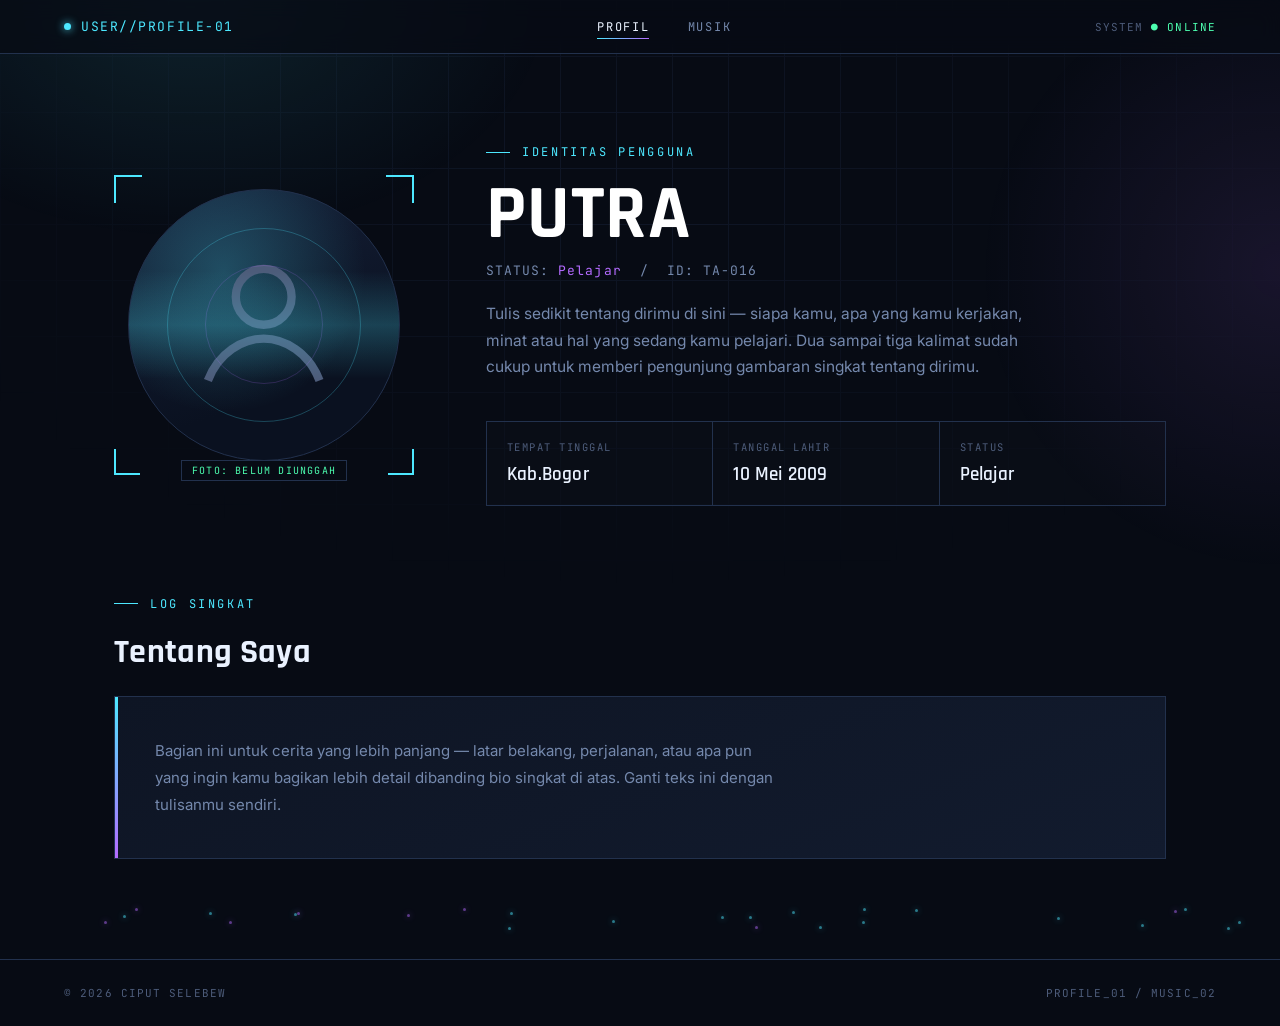
<file: index.html>
<!DOCTYPE html>
<html lang="id">
<head>
<meta charset="UTF-8">
<meta name="viewport" content="width=device-width, initial-scale=1.0">
<title>PROFILE</title>
<link rel="preconnect" href="https://fonts.googleapis.com">
<link href="https://fonts.googleapis.com/css2?family=Rajdhani:wght@500;600;700&family=Inter:wght@400;500&family=JetBrains+Mono:wght@400;500&display=swap" rel="stylesheet">
<link rel="stylesheet" href="style.css">
</head>
<body>

  <div class="bg-grid"></div>
  <div class="bg-glow"></div>
  <div class="particles" id="particles"></div>

  <nav class="nav">
    <a href="index.html" class="nav-id"><span class="dot"></span>USER//PROFILE-01</a>
    <ul class="nav-links">
      <li><a href="index.html" class="active">Profil</a></li>
      <li><a href="music.html">Musik</a></li>
    </ul>
    <div class="nav-status">SYSTEM <span class="ok">● ONLINE</span></div>
  </nav>

  <main>
    <section class="hero">
      <div class="frame">
        <div class="corner-br"></div>
        <div class="corner-bl"></div>
        <div class="frame-inner">
          <div class="rings"></div>
          <div class="scan"></div>
          <!-- placeholder avatar — ganti dengan <img src="assets/foto-kamu.jpg"> -->
          <svg viewBox="0 0 24 24" fill="none" stroke="currentColor" stroke-width="1.2">
            <circle cx="12" cy="8" r="4"/>
            <path d="M4 20c1.5-4 5-6 8-6s6.5 2 8 6"/>
          </svg>
        </div>
        <div class="frame-tag">FOTO: BELUM DIUNGGAH</div>
      </div>

      <div>
        <p class="eyebrow">Identitas Pengguna</p>
        <h1 class="name">PUTRA</h1>
        <p class="tagline">STATUS: <span>Pelajar</span> &nbsp;/&nbsp; ID: TA-016</p>
        <p class="bio">
          Tulis sedikit tentang dirimu di sini — siapa kamu, apa yang kamu kerjakan,
          minat atau hal yang sedang kamu pelajari. Dua sampai tiga kalimat sudah cukup
          untuk memberi pengunjung gambaran singkat tentang dirimu.
        </p>

        <div class="readout">
          <div class="readout-item">
            <div class="readout-label">Tempat Tinggal</div>
            <div class="readout-value">Kab.Bogor</div>
          </div>
          <div class="readout-item">
            <div class="readout-label">Tanggal Lahir</div>
            <div class="readout-value">10 Mei 2009</div>
          </div>
          <div class="readout-item">
            <div class="readout-label">Status</div>
            <div class="readout-value">Pelajar</div>
          </div>
        </div>
      </div>
    </section>

    <section class="section">
      <p class="eyebrow">Log Singkat</p>
      <h2 class="section-title">Tentang Saya</h2>
      <div class="panel">
        <p>
          Bagian ini untuk cerita yang lebih panjang — latar belakang, perjalanan,
          atau apa pun yang ingin kamu bagikan lebih detail dibanding bio singkat
          di atas. Ganti teks ini dengan tulisanmu sendiri.
        </p>
      </div>
    </section>
  </main>

  <footer>
    <span>© 2026 CIPUT SELEBEW</span>
    <span>PROFILE_01 / MUSIC_02</span>
  </footer>

  <script src="script.js"></script>
</body>
</html>
</file>
<file: style.css>
/* ============================================================
   TOKENS
   ============================================================ */
:root{
  --void:        #070b14;
  --panel:       #0e1524;
  --panel-2:     #121b2e;
  --line:        #22314d;
  --line-soft:   #182238;
  --cyan:        #4de8ff;
  --violet:      #b46bff;
  --text:        #eaf2ff;
  --text-muted:  #7488ac;
  --text-dim:    #4d5c7a;
  --ok:          #4dffb0;

  --font-display: 'Rajdhani', sans-serif;
  --font-body:    'Inter', sans-serif;
  --font-mono:    'JetBrains Mono', monospace;

  --radius: 2px;
}

*{ box-sizing: border-box; margin:0; padding:0; }

html{ scroll-behavior: smooth; }

body{
  background: var(--void);
  color: var(--text);
  font-family: var(--font-body);
  min-height: 100vh;
  position: relative;
  overflow-x: hidden;
}

/* ============================================================
   AMBIENT BACKGROUND — grid + drifting particles
   ============================================================ */
.bg-grid{
  position: fixed;
  inset: 0;
  z-index: 0;
  pointer-events: none;
  background-image:
    linear-gradient(var(--line-soft) 1px, transparent 1px),
    linear-gradient(90deg, var(--line-soft) 1px, transparent 1px);
  background-size: 56px 56px;
  -webkit-mask-image: radial-gradient(ellipse 80% 60% at 50% 20%, black 10%, transparent 75%);
  mask-image: radial-gradient(ellipse 80% 60% at 50% 20%, black 10%, transparent 75%);
  opacity: 0.5;
}

.bg-glow{
  position: fixed;
  inset: 0;
  z-index: 0;
  pointer-events: none;
  background:
    radial-gradient(600px 400px at 15% 0%, rgba(77,232,255,0.10), transparent 60%),
    radial-gradient(500px 500px at 100% 30%, rgba(180,107,255,0.10), transparent 60%);
}

.particles{
  position: fixed;
  inset: 0;
  z-index: 0;
  pointer-events: none;
}
.particle{
  position: absolute;
  width: 3px;
  height: 3px;
  border-radius: 50%;
  background: var(--cyan);
  opacity: 0.5;
  box-shadow: 0 0 6px var(--cyan);
  animation: drift linear infinite;
}
.particle:nth-child(3n){ background: var(--violet); box-shadow: 0 0 6px var(--violet); }

@keyframes drift{
  0%   { transform: translateY(0) translateX(0); opacity: 0; }
  10%  { opacity: 0.6; }
  90%  { opacity: 0.6; }
  100% { transform: translateY(-120vh) translateX(20px); opacity: 0; }
}

@media (prefers-reduced-motion: reduce){
  .particle{ animation: none; display:none; }
  html{ scroll-behavior: auto; }
  *{ animation-duration: 0.001ms !important; animation-iteration-count: 1 !important; transition-duration: 0.001ms !important; }
}

/* ============================================================
   NAV
   ============================================================ */
.nav{
  position: sticky;
  top: 0;
  z-index: 50;
  display: flex;
  align-items: center;
  justify-content: space-between;
  padding: 18px clamp(20px, 5vw, 64px);
  background: rgba(7,11,20,0.75);
  backdrop-filter: blur(10px);
  border-bottom: 1px solid var(--line);
}

.nav-id{
  font-family: var(--font-mono);
  font-size: 13px;
  letter-spacing: 0.12em;
  color: var(--cyan);
  display: flex;
  align-items: center;
  gap: 10px;
  text-decoration: none;
}
.nav-id .dot{
  width: 7px; height: 7px; border-radius: 50%;
  background: var(--cyan);
  box-shadow: 0 0 8px var(--cyan);
  animation: pulse 2s ease-in-out infinite;
}
@keyframes pulse{
  0%,100%{ opacity: 1; transform: scale(1); }
  50%{ opacity: 0.4; transform: scale(0.75); }
}

.nav-links{
  display: flex;
  align-items: center;
  gap: clamp(18px, 3vw, 40px);
  list-style: none;
  font-family: var(--font-mono);
  font-size: 12px;
  letter-spacing: 0.14em;
}
.nav-links a{
  color: var(--text-muted);
  text-decoration: none;
  text-transform: uppercase;
  position: relative;
  padding-bottom: 4px;
  transition: color 0.25s ease;
}
.nav-links a::after{
  content:"";
  position: absolute;
  left: 0; bottom: 0;
  width: 0%; height: 1px;
  background: linear-gradient(90deg, var(--cyan), var(--violet));
  transition: width 0.25s ease;
}
.nav-links a:hover, .nav-links a.active{ color: var(--text); }
.nav-links a:hover::after, .nav-links a.active::after{ width: 100%; }

.nav-status{
  font-family: var(--font-mono);
  font-size: 11px;
  color: var(--text-dim);
  letter-spacing: 0.1em;
  display: flex;
  gap: 8px;
  align-items: center;
}
.nav-status .ok{ color: var(--ok); }

/* ============================================================
   LAYOUT SHELL
   ============================================================ */
main{
  position: relative;
  z-index: 1;
  max-width: 1180px;
  margin: 0 auto;
  padding: clamp(40px, 8vw, 90px) clamp(20px, 5vw, 64px) 100px;
}

.eyebrow{
  font-family: var(--font-mono);
  font-size: 12px;
  letter-spacing: 0.22em;
  color: var(--cyan);
  text-transform: uppercase;
  display: flex;
  align-items: center;
  gap: 12px;
  margin-bottom: 18px;
}
.eyebrow::before{
  content:"";
  width: 24px; height: 1px;
  background: var(--cyan);
}

/* ============================================================
   PROFILE HERO
   ============================================================ */
.hero{
  display: grid;
  grid-template-columns: 300px 1fr;
  gap: clamp(32px, 6vw, 72px);
  align-items: center;
}

/* framed avatar with scanning corner brackets */
.frame{
  position: relative;
  width: 100%;
  aspect-ratio: 1/1;
  padding: 14px;
}
.frame::before, .frame::after,
.frame .corner-br, .frame .corner-bl{
  content:"";
  position: absolute;
  width: 26px; height: 26px;
  border: 2px solid var(--cyan);
}
.frame::before{ top:0; left:0; border-right:none; border-bottom:none; }
.frame::after{ top:0; right:0; border-left:none; border-bottom:none; }
.frame .corner-br{ bottom:0; right:0; border-left:none; border-top:none; }
.frame .corner-bl{ bottom:0; left:0; border-right:none; border-top:none; }

.frame-inner{
  position: relative;
  width: 100%;
  height: 100%;
  border-radius: 50%;
  overflow: hidden;
  background:
    radial-gradient(circle at 35% 30%, rgba(77,232,255,0.25), transparent 55%),
    linear-gradient(160deg, #16213a, #0a1120 70%);
  border: 1px solid var(--line);
  display: flex;
  align-items: center;
  justify-content: center;
}
.frame-inner svg{ width: 62%; height: 62%; color: var(--text-dim); }

.frame-inner .rings{
  position: absolute; inset: 0;
  border-radius: 50%;
}
.frame-inner .rings::before, .frame-inner .rings::after{
  content:"";
  position: absolute;
  inset: 14%;
  border-radius: 50%;
  border: 1px solid rgba(77,232,255,0.25);
}
.frame-inner .rings::after{ inset: 28%; border-color: rgba(180,107,255,0.2); }

.scan{
  position: absolute;
  left: 0; right: 0;
  height: 40%;
  background: linear-gradient(180deg, transparent, rgba(77,232,255,0.22), transparent);
  animation: scan 3.2s ease-in-out infinite;
}
@keyframes scan{
  0%   { top: -40%; }
  50%  { top: 100%; }
  100% { top: -40%; }
}

.frame-tag{
  position: absolute;
  bottom: -6px; left: 50%;
  transform: translateX(-50%);
  background: var(--void);
  border: 1px solid var(--line);
  padding: 3px 10px;
  font-family: var(--font-mono);
  font-size: 10px;
  letter-spacing: 0.12em;
  color: var(--ok);
  white-space: nowrap;
}

/* name / meta */
.name{
  font-family: var(--font-display);
  font-weight: 700;
  font-size: clamp(44px, 7vw, 76px);
  line-height: 0.98;
  letter-spacing: 0.01em;
  background: linear-gradient(90deg, #ffffff 30%, var(--cyan) 85%);
  -webkit-background-clip: text;
  background-clip: text;
  color: transparent;
}

.tagline{
  font-family: var(--font-mono);
  font-size: 13px;
  color: var(--text-muted);
  letter-spacing: 0.08em;
  margin-top: 10px;
}
.tagline span{ color: var(--violet); }

.bio{
  margin-top: 22px;
  max-width: 56ch;
  color: var(--text-muted);
  font-size: 15.5px;
  line-height: 1.7;
}

/* data readout grid */
.readout{
  margin-top: 40px;
  display: grid;
  grid-template-columns: repeat(3, 1fr);
  border-top: 1px solid var(--line);
  border-left: 1px solid var(--line);
}
.readout-item{
  border-right: 1px solid var(--line);
  border-bottom: 1px solid var(--line);
  padding: 18px 20px;
  background: rgba(255,255,255,0.012);
}
.readout-label{
  font-family: var(--font-mono);
  font-size: 10.5px;
  letter-spacing: 0.14em;
  color: var(--text-dim);
  text-transform: uppercase;
  margin-bottom: 8px;
}
.readout-value{
  font-family: var(--font-display);
  font-size: 19px;
  font-weight: 600;
  color: var(--text);
  letter-spacing: 0.01em;
}

/* ============================================================
   SECTION: about detail (profile page, below hero)
   ============================================================ */
.section{
  margin-top: 90px;
}
.section-title{
  font-family: var(--font-display);
  font-size: clamp(26px, 3vw, 34px);
  font-weight: 700;
  letter-spacing: 0.01em;
  margin-bottom: 22px;
}

.panel{
  border: 1px solid var(--line);
  background: linear-gradient(160deg, var(--panel), var(--panel-2));
  padding: clamp(24px, 4vw, 40px);
  position: relative;
}
.panel::before{
  content:"";
  position: absolute;
  top:0; left:0;
  width: 3px; height: 100%;
  background: linear-gradient(180deg, var(--cyan), var(--violet));
}

.panel p{
  color: var(--text-muted);
  line-height: 1.8;
  font-size: 15px;
  max-width: 70ch;
}

footer{
  position: relative;
  z-index: 1;
  border-top: 1px solid var(--line);
  padding: 26px clamp(20px, 5vw, 64px);
  font-family: var(--font-mono);
  font-size: 11px;
  color: var(--text-dim);
  letter-spacing: 0.1em;
  display: flex;
  justify-content: space-between;
  flex-wrap: wrap;
  gap: 10px;
}

/* ============================================================
   MUSIC PAGE
   ============================================================ */
.player{
  display: grid;
  grid-template-columns: 260px 1fr;
  gap: clamp(28px, 5vw, 56px);
  align-items: center;
  border: 1px solid var(--line);
  background: linear-gradient(160deg, var(--panel), var(--panel-2));
  padding: clamp(24px, 4vw, 44px);
  position: relative;
}
.player::before{
  content:"";
  position: absolute;
  top:0; left:0;
  width: 3px; height: 100%;
  background: linear-gradient(180deg, var(--cyan), var(--violet));
}

.cover-wrap{
  position: relative;
  width: 100%;
  aspect-ratio: 1/1;
}
.cover-wrap::before, .cover-wrap::after{
  content:"";
  position: absolute;
  width: 22px; height: 22px;
  border: 2px solid var(--violet);
}
.cover-wrap::before{ top:-8px; left:-8px; border-right:none; border-bottom:none; }
.cover-wrap::after{ bottom:-8px; right:-8px; border-left:none; border-top:none; }

.cover{
  width: 100%;
  height: 100%;
  border-radius: var(--radius);
  border: 1px solid var(--line);
  overflow: hidden;
  position: relative;
  box-shadow: 0 0 40px rgba(180,107,255,0.12);
}
.cover svg{ width: 100%; height: 100%; display: block; }

.cover .spin-ring{
  position: absolute; inset: 0;
  border: 2px dashed rgba(77,232,255,0.35);
  border-radius: 50%;
  width: 46%; height: 46%;
  top: 27%; left: 27%;
  animation: spin 8s linear infinite;
}
.cover.is-playing .spin-ring{ animation-play-state: running; }
.cover:not(.is-playing) .spin-ring{ animation-play-state: paused; }
@keyframes spin{ to{ transform: rotate(360deg); } }

.track-meta{ min-width: 0; }
.track-eyebrow{
  font-family: var(--font-mono);
  font-size: 11px;
  letter-spacing: 0.16em;
  color: var(--text-dim);
  text-transform: uppercase;
}
.track-title{
  font-family: var(--font-display);
  font-size: clamp(30px, 4vw, 44px);
  font-weight: 700;
  margin-top: 6px;
  color: var(--text);
  white-space: nowrap;
  overflow: hidden;
  text-overflow: ellipsis;
}
.track-artist{
  color: var(--text-muted);
  font-size: 15px;
  margin-top: 4px;
}

/* waveform */
.waveform{
  display: flex;
  align-items: flex-end;
  gap: 3px;
  height: 34px;
  margin-top: 22px;
}
.waveform span{
  flex: 1;
  background: linear-gradient(180deg, var(--cyan), var(--violet));
  opacity: 0.35;
  border-radius: 1px;
  height: 20%;
  transition: opacity 0.2s ease;
}
.player.is-playing .waveform span{
  opacity: 0.9;
  animation: bar 1.1s ease-in-out infinite;
}
.waveform span:nth-child(odd){ animation-delay: -0.6s; }
.waveform span:nth-child(3n){ animation-delay: -0.3s; }
.waveform span:nth-child(5n){ animation-delay: -0.9s; }
@keyframes bar{
  0%,100%{ height: 20%; }
  50%{ height: 100%; }
}

/* progress */
.progress-row{
  display: flex;
  align-items: center;
  gap: 12px;
  margin-top: 24px;
  font-family: var(--font-mono);
  font-size: 11px;
  color: var(--text-dim);
}
.progress-track{
  flex: 1;
  height: 4px;
  background: var(--line);
  position: relative;
  cursor: pointer;
}
.progress-fill{
  position: absolute; left:0; top:0; bottom:0;
  width: 0%;
  background: linear-gradient(90deg, var(--cyan), var(--violet));
  box-shadow: 0 0 8px rgba(77,232,255,0.6);
}
.progress-track:hover .progress-fill{ box-shadow: 0 0 12px rgba(77,232,255,0.9); }

/* transport controls */
.controls{
  display: flex;
  align-items: center;
  gap: 18px;
  margin-top: 28px;
}
.ctrl-btn{
  width: 44px; height: 44px;
  border-radius: 50%;
  border: 1px solid var(--line);
  background: rgba(255,255,255,0.02);
  color: var(--text-muted);
  display: flex;
  align-items: center;
  justify-content: center;
  cursor: pointer;
  transition: all 0.2s ease;
}
.ctrl-btn:hover{
  color: var(--cyan);
  border-color: var(--cyan);
  box-shadow: 0 0 14px rgba(77,232,255,0.3);
}
.ctrl-btn svg{ width: 18px; height: 18px; }

.play-btn{
  width: 62px; height: 62px;
  border-radius: 50%;
  border: none;
  background: linear-gradient(135deg, var(--cyan), var(--violet));
  color: var(--void);
  display: flex;
  align-items: center;
  justify-content: center;
  cursor: pointer;
  box-shadow: 0 0 24px rgba(77,232,255,0.35);
  transition: transform 0.2s ease, box-shadow 0.2s ease;
}
.play-btn:hover{ transform: scale(1.06); box-shadow: 0 0 30px rgba(180,107,255,0.5); }
.play-btn svg{ width: 22px; height: 22px; }

/* playlist */
.playlist{
  margin-top: 40px;
  border-top: 1px solid var(--line);
}
.track-row{
  display: grid;
  grid-template-columns: 32px 48px 1fr auto;
  align-items: center;
  gap: 18px;
  padding: 14px 10px;
  border-bottom: 1px solid var(--line);
  cursor: pointer;
  transition: background 0.2s ease;
  font-family: var(--font-body);
}
.track-row:hover{ background: rgba(77,232,255,0.04); }
.track-row.active{ background: rgba(77,232,255,0.06); }

.track-idx{
  font-family: var(--font-mono);
  font-size: 12px;
  color: var(--text-dim);
}
.track-row.active .track-idx{ color: var(--cyan); }

.track-thumb{
  width: 48px; height: 48px;
  border: 1px solid var(--line);
  overflow: hidden;
}
.track-thumb svg{ width: 100%; height: 100%; display: block; }

.track-info-title{ font-size: 14.5px; color: var(--text); font-weight: 500; }
.track-info-artist{ font-size: 12.5px; color: var(--text-dim); margin-top: 2px; }

.track-dur{
  font-family: var(--font-mono);
  font-size: 12px;
  color: var(--text-dim);
  display: flex;
  align-items: center;
  gap: 10px;
}

.eq{
  display: none;
  align-items: flex-end;
  gap: 2px;
  height: 14px;
}
.track-row.active .eq{ display: flex; }
.eq span{
  width: 2.5px;
  background: var(--cyan);
  animation: bar 0.9s ease-in-out infinite;
  height: 30%;
}
.eq span:nth-child(2){ animation-delay: -0.4s; }
.eq span:nth-child(3){ animation-delay: -0.2s; }
.player-region:not(.is-playing) .eq span{ animation-play-state: paused; }

/* ============================================================
   RESPONSIVE
   ============================================================ */
@media (max-width: 760px){
  .hero{ grid-template-columns: 1fr; text-align: left; }
  .frame{ width: 180px; }
  .readout{ grid-template-columns: 1fr 1fr; }
  .player{ grid-template-columns: 1fr; }
  .cover-wrap{ max-width: 220px; margin: 0 auto; }
  .track-row{ grid-template-columns: 24px 40px 1fr auto; }
  .nav-links{ gap: 14px; }
  .nav-status{ display: none; }
}

/* keyboard focus visibility */
a:focus-visible, button:focus-visible, .progress-track:focus-visible, .track-row:focus-visible{
  outline: 2px solid var(--cyan);
  outline-offset: 3px;
}
</file>
